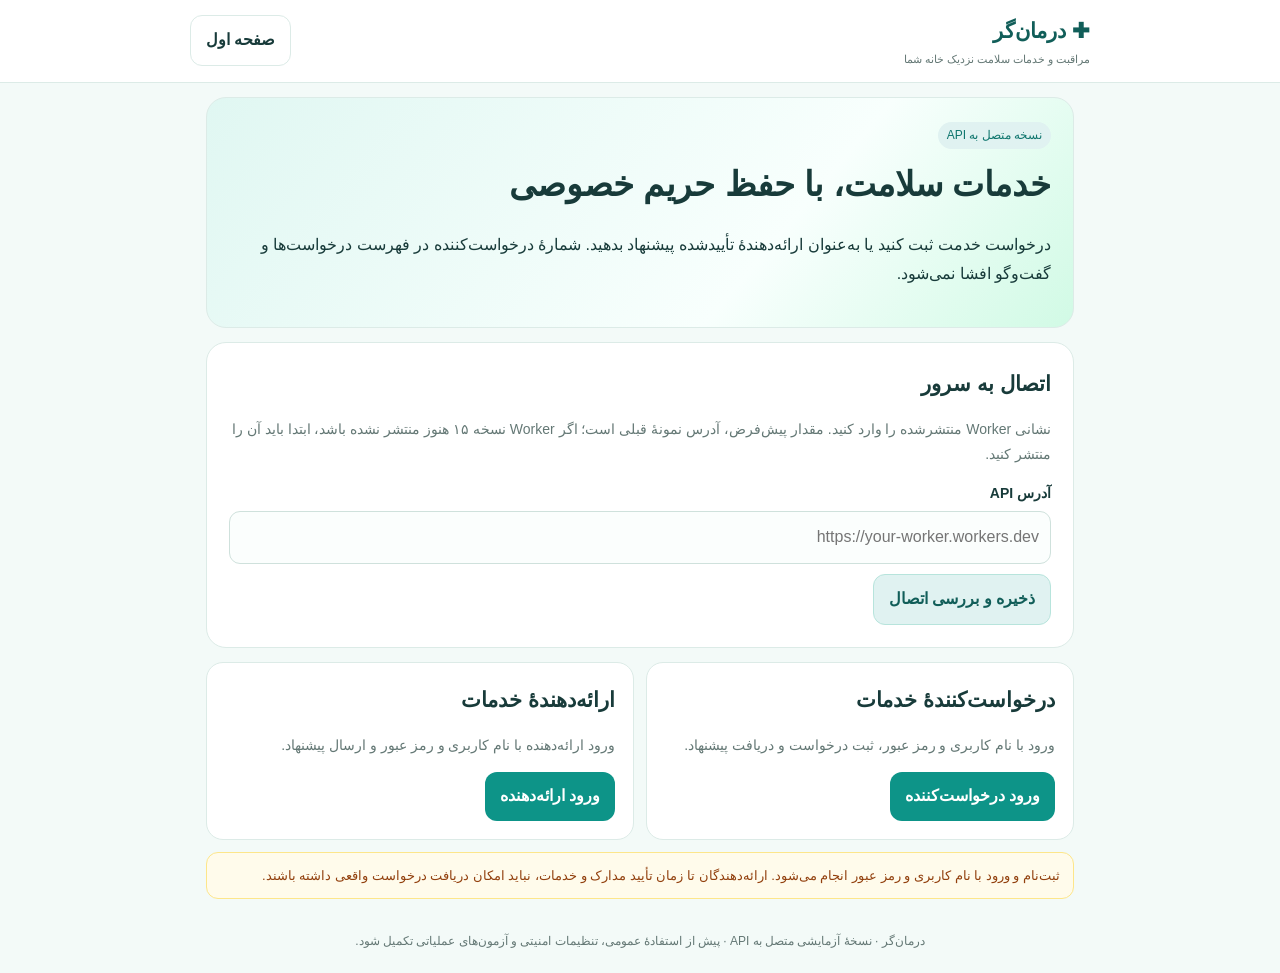
<file: index.html>
<!doctype html>
<html lang="fa" dir="rtl"><head><meta charset="utf-8"><meta name="viewport" content="width=device-width,initial-scale=1"><meta name="theme-color" content="#0d9488"><title>درمان‌گر | سامانه خدمات سلامت</title>
<style>
:root{--teal:#0d9488;--deep:#115e59;--mint:#ccfbf1;--ink:#183b3a;--muted:#647875;--bg:#f3faf8;--line:#dcebe7;--white:#fff;--red:#be123c}*{box-sizing:border-box}body{margin:0;background:var(--bg);color:var(--ink);font-family:Tahoma,Arial,sans-serif;line-height:1.8}button,input,select,textarea{font:inherit}button{cursor:pointer;border:0;border-radius:12px;padding:10px 15px;font-weight:700}.primary{background:var(--teal);color:white}.secondary{background:#e0f2f1;color:var(--deep);border:1px solid #b7e4dc}.ghost{background:white;border:1px solid var(--line);color:var(--ink)}.wrap{max-width:900px;margin:auto;padding:0 16px}.top{background:white;border-bottom:1px solid var(--line);position:sticky;top:0;z-index:3}.nav{display:flex;align-items:center;justify-content:space-between;padding:12px 0;gap:10px}.brand{font-weight:900;font-size:21px;color:var(--deep)}.brand small{display:block;font-size:11px;font-weight:500;color:var(--muted)}main{padding:20px 0 55px}.hero,.panel{background:white;border:1px solid var(--line);border-radius:20px;padding:22px;margin:14px 0}.hero{background:linear-gradient(130deg,#e0f7f2,#f8fffd 65%,#d1fae5)}h1{font-size:clamp(24px,5vw,34px);margin:5px 0}h2{font-size:21px;margin:0 0 8px}.muted{color:var(--muted);font-size:14px}.grid{display:grid;grid-template-columns:repeat(2,minmax(0,1fr));gap:12px}.field{display:flex;flex-direction:column;gap:5px;margin:10px 0}.field label{font-size:14px;font-weight:700}.field input,.field select,.field textarea{width:100%;border:1px solid #cfe1dc;border-radius:11px;padding:11px;background:#fbfefd;color:var(--ink)}.actions{display:flex;gap:8px;flex-wrap:wrap;margin-top:12px}.choicegrid{display:grid;grid-template-columns:repeat(2,minmax(0,1fr));gap:12px}.choice{background:#fff;border:1px solid var(--line);border-radius:17px;padding:18px}.hidden{display:none!important}.notice{background:#fffbeb;border:1px solid #fde68a;color:#92400e;padding:11px 13px;border-radius:12px;font-size:13px;margin:12px 0}.success{background:#ecfdf5;border:1px solid #a7f3d0;color:#065f46;padding:11px 13px;border-radius:12px;margin:12px 0}.error{background:#fff1f2;border:1px solid #fecdd3;color:#9f1239;padding:11px 13px;border-radius:12px;margin:12px 0}.offer{background:#fff;border:1px solid var(--line);border-radius:14px;padding:14px;margin:10px 0}.tag{display:inline-block;border-radius:30px;padding:3px 9px;background:#e0f2f1;color:#0f766e;font-size:12px}.price{font-size:18px;font-weight:900;color:var(--deep)}.chat{display:flex;flex-direction:column;gap:8px;max-height:350px;overflow:auto;margin:12px 0}.bubble{max-width:85%;padding:10px 12px;border-radius:13px;background:#eef7f7;align-self:flex-start;overflow-wrap:anywhere}.bubble.mine{align-self:flex-end;background:#dff5ec}.bubble small{display:block;color:var(--muted);font-size:11px}.foot{text-align:center;color:var(--muted);font-size:12px;padding:20px}@media(max-width:600px){.grid,.choicegrid{grid-template-columns:1fr}.hero,.panel{padding:17px}}
</style></head><body><header class="top"><div class="wrap nav"><div class="brand">✚ درمان‌گر<small>مراقبت و خدمات سلامت نزدیک خانه شما</small></div><div class="actions" style="margin:0"><button class="ghost" onclick="home()">صفحه اول</button><button id="logoutBtn" class="ghost hidden" onclick="logout()">خروج</button></div></div></header>
<main class="wrap">
<section id="homeView"><div class="hero"><span class="tag">نسخه متصل به API</span><h1>خدمات سلامت، با حفظ حریم خصوصی</h1><p>درخواست خدمت ثبت کنید یا به‌عنوان ارائه‌دهندهٔ تأییدشده پیشنهاد بدهید. شمارهٔ درخواست‌کننده در فهرست درخواست‌ها و گفت‌وگو افشا نمی‌شود.</p></div>
<div class="panel"><h2>اتصال به سرور</h2><p class="muted">نشانی Worker منتشرشده را وارد کنید. مقدار پیش‌فرض، آدرس نمونهٔ قبلی است؛ اگر Worker نسخه ۱۵ هنوز منتشر نشده باشد، ابتدا باید آن را منتشر کنید.</p><div class="field"><label for="apiBase">آدرس API</label><input id="apiBase" placeholder="https://your-worker.workers.dev"></div><button class="secondary" onclick="saveBase()">ذخیره و بررسی اتصال</button><div id="healthResult"></div></div>
<div class="choicegrid"><div class="choice"><h2>درخواست‌کنندهٔ خدمات</h2><p class="muted">ورود با نام کاربری و رمز عبور، ثبت درخواست و دریافت پیشنهاد.</p><button class="primary" onclick="show('authView');setRole('requester')">ورود درخواست‌کننده</button></div><div class="choice"><h2>ارائه‌دهندهٔ خدمات</h2><p class="muted">ورود ارائه‌دهنده با نام کاربری و رمز عبور و ارسال پیشنهاد.</p><button class="primary" onclick="show('authView');setRole('provider')">ورود ارائه‌دهنده</button></div></div>
<div class="notice">ثبت‌نام و ورود با نام کاربری و رمز عبور انجام می‌شود. ارائه‌دهندگان تا زمان تأیید مدارک و خدمات، نباید امکان دریافت درخواست واقعی داشته باشند.</div></section>
<section id="authView" class="panel hidden"><h2>ورود یا ثبت‌نام در درمان‌گر</h2><p class="muted">نوع حساب: <strong id="roleLabel">درخواست‌کننده</strong></p><div class="field"><label for="username">نام کاربری</label><input id="username" autocomplete="username" minlength="4" maxlength="32" placeholder="مثلاً ali_123" required></div><div class="field"><label for="password">رمز عبور</label><input id="password" type="password" autocomplete="current-password" minlength="10" maxlength="128" placeholder="حداقل ۱۰ نویسه شامل حرف و عدد" required></div><div class="actions"><button class="primary" onclick="login()">ورود</button><button class="secondary" onclick="register()">ساخت حساب جدید</button></div><p class="muted">نام کاربری فقط با حروف انگلیسی کوچک، عدد و زیرخط؛ رمز عبور حداقل ۱۰ نویسه و شامل حرف و عدد باشد.</p><div id="authResult"></div><div class="actions"><button class="ghost" onclick="home()">بازگشت</button></div></section>
<section id="requesterView" class="hidden"><div class="panel"><div class="actions" style="justify-content:space-between;margin-top:0"><h2>ثبت درخواست خدمت</h2><div class="actions" style="margin:0"><button class="secondary" onclick="enablePush()">🔔 فعال‌سازی اعلان گوشی</button><button class="secondary" onclick="loadMyRequests()">درخواست‌های من</button></div></div><div id="pushNoticeRequester"></div><form id="requestForm"><div class="grid"><div class="field"><label for="service">نوع خدمت</label><select id="service" required><option value="home-nursing">پرستاری در منزل</option><option value="physiotherapy">فیزیوتراپی</option><option value="massage">ماساژدرمانی</option></select></div><div class="field"><label for="city">شهر</label><input id="city" value="تبریز" required maxlength="80"></div></div><div class="field"><label for="description">شرح خدمت موردنیاز</label><textarea id="description" required minlength="5" maxlength="1200" placeholder="مثلاً پانسمان زخم و توضیحات لازم"></textarea></div><div class="grid"><div class="field"><label for="desiredAt">زمان مراجعه</label><input id="desiredAt" type="datetime-local" required></div><div class="field"><label for="address">نشانی دقیق (فقط برای سامانه)</label><input id="address" required maxlength="500" placeholder="نشانی برای هماهنگی"></div></div><div class="notice">نشانی دقیق برای ارائه‌دهندگان در فهرست درخواست‌ها نمایش داده نمی‌شود. شمارهٔ تماس شما نیز افشا نمی‌شود.</div><button class="primary" type="submit">ثبت درخواست</button></form><div id="requestResult"></div></div><div class="panel"><h2>درخواست‌های من</h2><div id="myRequests"><p class="muted">برای بارگذاری، دکمهٔ «درخواست‌های من» را بزنید.</p></div></div></section>
<section id="providerView" class="hidden"><div class="panel"><div class="actions" style="justify-content:space-between;margin-top:0"><h2>درخواست‌های متناسب با خدمات تأییدشده</h2><div class="actions" style="margin:0"><button class="secondary" onclick="enablePush()">🔔 فعال‌سازی اعلان گوشی</button><button class="secondary" onclick="loadProviderRequests()">به‌روزرسانی</button></div></div><div id="pushNoticeProvider"></div><p class="muted">اطلاعات تماس، نام و نشانی دقیق درخواست‌کننده در این فهرست پنهان است.</p><div id="providerRequests"></div></div></section>
<section id="chatView" class="panel hidden"><h2>گفت‌وگوی خصوصی</h2><p id="chatInfo" class="muted"></p><div class="notice">این گفت‌وگو فقط برای درخواست‌کنندهٔ صاحب درخواست و ارائه‌دهندهٔ منتخب باز است. شمارهٔ درخواست‌کننده در پیام‌ها نمایش داده نمی‌شود.</div><div id="chatMessages" class="chat"></div><form id="chatForm"><div class="field"><label for="chatText">پیام</label><textarea id="chatText" rows="3" maxlength="2000" required placeholder="پیام خود را بنویسید"></textarea></div><div class="actions"><button class="primary" type="submit">ارسال پیام</button><button type="button" class="ghost" onclick="returnToRole()">بازگشت</button></div></form></section>
<div id="globalNotice"></div><div class="foot">درمان‌گر · نسخهٔ آزمایشی متصل به API · پیش از استفادهٔ عمومی، تنظیمات امنیتی و آزمون‌های عملیاتی تکمیل شود.</div>
</main>
<script>
const $=id=>document.getElementById(id);let role='requester',me=null,token=sessionStorage.getItem('dg_token')||'',activeChat=null,chatTimer=null;
const sections=['homeView','authView','requesterView','providerView','chatView'];
function show(id){sections.forEach(x=>$(x).classList.toggle('hidden',x!==id));window.scrollTo({top:0,behavior:'smooth'});$('logoutBtn').classList.toggle('hidden',!token)}
function home(){if(chatTimer){clearInterval(chatTimer);chatTimer=null}show('homeView')}
function setRole(v){role=v;$('roleLabel').textContent=v==='provider'?'ارائه‌دهنده':'درخواست‌کننده';$('authResult').innerHTML=''}
function base(){return ($('apiBase').value||'').trim().replace(/\/+$/,'')}
function saveBase(){let b=base();if(!b){notice('healthResult','ابتدا آدرس API را وارد کنید.');return}sessionStorage.setItem('dg_api',b);fetch(b+'/api/health').then(r=>r.json()).then(d=>notice('healthResult',d.ok?'اتصال برقرار است؛ سرویس: '+esc(d.service):'پاسخ سرور معتبر نیست',d.ok)).catch(()=>notice('healthResult','اتصال ناموفق بود. آدرس Worker و انتشار آن را بررسی کنید.',false))}
function notice(id,msg,ok=false){$(id).innerHTML='<div class="'+(ok?'success':'error')+'">'+esc(msg)+'</div>'}
function esc(s){return String(s??'').replace(/[&<>"']/g,c=>({'&':'&amp;','<':'&lt;','>':'&gt;','"':'&quot;',"'":'&#39;'}[c]))}
async function api(path,opts={}){let b=base()||sessionStorage.getItem('dg_api')||'';if(!b)throw Error('ابتدا آدرس API را تنظیم کنید.');let headers={'Content-Type':'application/json',...(opts.headers||{})};if(token)headers.Authorization='Bearer '+token;let r=await fetch(b+path,{...opts,headers,credentials:'include'});let data={};try{data=await r.json()}catch{}if(!r.ok)throw Error(data.message||data.error||('خطای سرور '+r.status));return data}
async function register(){try{let d=await api('/api/auth/register',{method:'POST',body:JSON.stringify({username:$('username').value.trim(),password:$('password').value,role})});await finishLogin(d)}catch(e){notice('authResult',e.message)}}
async function finishLogin(d){if(d.user.role!==role)throw Error('نقش این شماره در سامانه «'+(d.user.role==='provider'?'ارائه‌دهنده':'درخواست‌کننده')+'» است؛ از مسیر همان نقش وارد شوید.');token=d.token;me=d.user;sessionStorage.setItem('dg_token',token);$('logoutBtn').classList.remove('hidden');if(role==='requester'){show('requesterView');await loadMyRequests()}else{show('providerView');await loadProviderRequests()}}
async function login(){try{let d=await api('/api/auth/login',{method:'POST',body:JSON.stringify({username:$('username').value.trim(),password:$('password').value})});await finishLogin(d)}catch(e){notice('authResult',e.message)}}
function logout(){token='';me=null;sessionStorage.removeItem('dg_token');if(chatTimer)clearInterval(chatTimer);chatTimer=null;home()}
function dt(v){try{return new Date(v).toLocaleString('fa-IR')}catch{return v}}
$('requestForm').addEventListener('submit',async e=>{e.preventDefault();try{let desired=new Date($('desiredAt').value);if(!Number.isFinite(desired.getTime())||desired.getTime()<Date.now()+300000)throw Error('زمان مراجعه باید دست‌کم پنج دقیقه در آینده باشد.');let d=await api('/api/requests',{method:'POST',body:JSON.stringify({service_id:$('service').value,description:$('description').value.trim(),city:$('city').value.trim(),address_text:$('address').value.trim(),desired_at:desired.toISOString()})});notice('requestResult','درخواست ثبت شد. شماره درخواست: '+d.request.id,true);$('requestForm').reset();$('city').value='تبریز';await loadMyRequests()}catch(e){notice('requestResult',e.message)}});
async function loadMyRequests(){try{let d=await api('/api/requests/mine');if(!d.requests.length){$('myRequests').innerHTML='<p class="muted">هنوز درخواستی ثبت نکرده‌اید.</p>';return}$('myRequests').innerHTML=d.requests.map(r=>`<div class="offer"><div class="actions" style="justify-content:space-between;margin-top:0"><strong>${esc(r.service_name)}</strong><span class="tag">${esc(r.status)} · ${r.offer_count}/۵ پیشنهاد</span></div><p>${esc(r.description)}</p><p class="muted">زمان: ${esc(dt(r.desired_at))} · شهر: ${esc(r.city)}</p><button class="secondary" onclick="loadOffers('${esc(r.id)}')">مشاهده پیشنهادها</button>${['selected','in_progress','completed'].includes(r.status)?` <button class="primary" onclick="openChat('${esc(r.id)}')">گفت‌وگوی خصوصی</button>`:''}<div id="offers-${esc(r.id)}"></div></div>`).join('')}catch(e){notice('myRequests',e.message)}}
async function loadOffers(id){let target=$('offers-'+id);try{let d=await api('/api/requests/'+encodeURIComponent(id)+'/offers');target.innerHTML=d.offers.length?d.offers.map(o=>`<div class="offer"><div class="actions" style="justify-content:space-between;margin-top:0"><strong>${esc(o.display_name||'ارائه‌دهنده')}</strong><span class="price">${Number(o.price_toman).toLocaleString('fa-IR')} تومان</span></div><p>امکان حضور: ${o.can_arrive?'بله':'خیر'} ${o.arrival_at?' · زمان حضور: '+esc(dt(o.arrival_at)):''}</p><p class="muted">${esc(o.note||'')}</p><p class="muted">وضعیت پیشنهاد: ${esc(o.offer_status)}</p>${o.offer_status==='accepted'?`<p class="success">شمارهٔ ارائه‌دهندهٔ منتخب: ${esc(o.contact_phone||'')}</p><button class="primary" onclick="openChat('${esc(id)}')">ورود به گفت‌وگو</button>`:o.can_arrive&&d.request.status==='open'?`<button class="secondary" onclick="chooseOffer('${esc(id)}','${esc(o.offer_id)}')">انتخاب این ارائه‌دهنده</button>`:''}</div>`).join(''):'<p class="muted">هنوز پیشنهادی دریافت نشده است.</p>'}catch(e){target.innerHTML='<div class="error">'+esc(e.message)+'</div>'}}
async function chooseOffer(rid,oid){try{let d=await api('/api/requests/'+encodeURIComponent(rid)+'/choose-offer',{method:'POST',body:JSON.stringify({offer_id:oid})});notice('globalNotice','ارائه‌دهنده انتخاب شد. شمارهٔ تماس منتخب: '+(d.contact_phone||'در دسترس نیست'),true);await loadMyRequests();await openChat(rid)}catch(e){notice('globalNotice',e.message)}}
async function loadProviderRequests(){try{let d=await api('/api/provider/requests');if(!d.requests.length){$('providerRequests').innerHTML='<p class="muted">در حال حاضر درخواست قابل‌نمایشی برای خدمات تأییدشدهٔ شما وجود ندارد.</p>';return}$('providerRequests').innerHTML=d.requests.map(r=>`<div class="offer"><div class="actions" style="justify-content:space-between;margin-top:0"><strong>${esc(r.service_name)}</strong><span class="tag">درخواست باز</span></div><p>${esc(r.description)}</p><p class="muted">شهر: ${esc(r.city)} · زمان: ${esc(dt(r.desired_at))}</p><form onsubmit="sendOffer(event,'${esc(r.id)}')"><div class="grid"><div class="field"><label>قیمت پیشنهادی (تومان)</label><input name="price" type="number" min="0" max="1000000000" required></div><div class="field"><label>می‌توانید در زمان درخواستی حاضر شوید؟</label><select name="can" required><option value="yes">بله</option><option value="no">خیر</option></select></div></div><div class="field"><label>زمان حضور پیشنهادی (اگر امکان حضور دارید)</label><input name="arrival" type="datetime-local"></div><div class="field"><label>توضیح اختیاری</label><input name="note" maxlength="500"></div><button class="primary">ارسال پیشنهاد</button></form></div>`).join('')}catch(e){notice('providerRequests',e.message)}}
async function sendOffer(e,id){e.preventDefault();let f=e.target;try{let can=f.can.value==='yes',arrival=f.arrival.value?new Date(f.arrival.value).toISOString():null;if(can&&!arrival)throw Error('زمان حضور را وارد کنید.');await api('/api/requests/'+encodeURIComponent(id)+'/offers',{method:'POST',body:JSON.stringify({price_toman:Number(f.price.value),can_arrive:can,arrival_at:arrival,note:f.note.value.trim()})});f.innerHTML='<div class="success">پیشنهاد شما ثبت شد.</div>';await loadProviderRequests()}catch(err){notice('providerRequests',err.message)}}
async function openChat(id){activeChat=id;show('chatView');$('chatInfo').textContent='درخواست شماره '+id+' · پیام‌ها به‌صورت خصوصی برای دو طرف مجاز نمایش داده می‌شوند.';await refreshChat();if(chatTimer)clearInterval(chatTimer);chatTimer=setInterval(refreshChat,5000)}
async function refreshChat(){if(!activeChat)return;try{let d=await api('/api/requests/'+encodeURIComponent(activeChat)+'/chat');$('chatMessages').innerHTML=d.messages.map(m=>`<div class="bubble ${m.sender_user_id===me?.id?'mine':''}"><strong>${esc(m.sender_name||'عضو گفت‌وگو')}</strong><div>${esc(m.message_text)}</div><small>${esc(dt(m.created_at))}</small></div>`).join('')||'<p class="muted">هنوز پیامی ردوبدل نشده است.</p>';$('chatMessages').scrollTop=$('chatMessages').scrollHeight}catch(e){$('chatMessages').innerHTML='<div class="error">'+esc(e.message)+'</div>';if(chatTimer){clearInterval(chatTimer);chatTimer=null}}}
$('chatForm').addEventListener('submit',async e=>{e.preventDefault();let msg=$('chatText').value.trim();if(!msg||!activeChat)return;try{await api('/api/requests/'+encodeURIComponent(activeChat)+'/chat/messages',{method:'POST',body:JSON.stringify({message:msg})});$('chatText').value='';await refreshChat()}catch(err){notice('globalNotice',err.message)}});
function returnToRole(){if(chatTimer)clearInterval(chatTimer);chatTimer=null;activeChat=null;if(role==='provider'){show('providerView');loadProviderRequests()}else{show('requesterView');loadMyRequests()}}
function b64urlToBytes(base64String){const padding='='.repeat((4-base64String.length%4)%4);const base64=(base64String+padding).replace(/-/g,'+').replace(/_/g,'/');const raw=atob(base64);return Uint8Array.from([...raw].map(c=>c.charCodeAt(0)))}
async function enablePush(){const target=role==='provider'?'pushNoticeProvider':'pushNoticeRequester';try{if(!('serviceWorker'in navigator)||!('PushManager'in window))throw Error('این مرورگر اعلان وب را پشتیبانی نمی‌کند. از Chrome به‌روز و سایت HTTPS استفاده کنید.');if(!token)throw Error('ابتدا وارد حساب شوید.');const cfg=await api('/api/push/config');if(!cfg.publicKey)throw Error('کلید عمومی اعلان هنوز روی سرور تنظیم نشده است.');const permission=await Notification.requestPermission();if(permission!=='granted')throw Error('اجازه اعلان داده نشد؛ از تنظیمات مرورگر آن را فعال کنید.');const reg=await navigator.serviceWorker.register('/sw.js');let sub=await reg.pushManager.getSubscription();if(!sub)sub=await reg.pushManager.subscribe({userVisibleOnly:true,applicationServerKey:b64urlToBytes(cfg.publicKey)});await api('/api/push/subscribe',{method:'POST',body:JSON.stringify({subscription:sub.toJSON()})});notice(target,'اعلان این دستگاه ثبت شد. برای دریافت واقعی، سرویس ارسال اعلان نیز باید روی سرور پیکربندی شود.',true);const status=await api('/api/push/status');if(status.deliveryConfigured){try{await api('/api/push/test',{method:'POST',body:'{}'});notice(target,'اعلان فعال شد و درخواست آزمایشی ارسال شد.',true)}catch(e){notice(target,'دستگاه ثبت شد؛ ارسال آزمایشی ناموفق بود: '+e.message,false)}}}catch(e){notice(target,e.message,false)}}
$('apiBase').value=sessionStorage.getItem('dg_api')||'';
if(token){$('logoutBtn').classList.remove('hidden');restoreSession()}
async function restoreSession(){try{let d=await api('/api/me');me=d.user;role=me.role;if(role==='requester'){show('requesterView');await loadMyRequests()}else if(role==='provider'){show('providerView');await loadProviderRequests()}}catch(e){token='';me=null;sessionStorage.removeItem('dg_token');show('homeView')}}
</script></body></html>
</file>
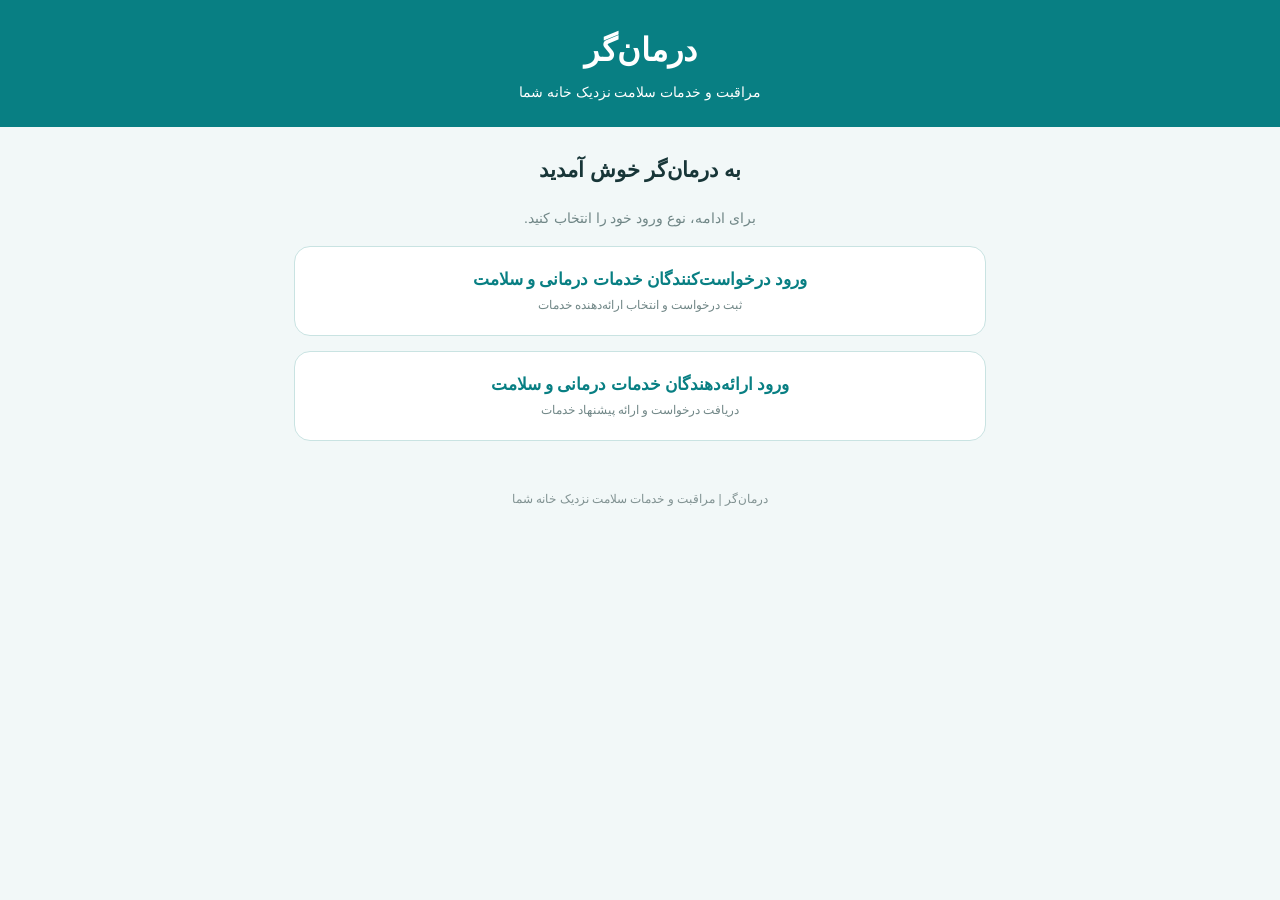
<file: public/index.html>
<!DOCTYPE html>
<html lang="fa" dir="rtl">
<head>
  <meta charset="UTF-8">
  <meta name="viewport" content="width=device-width, initial-scale=1">
  <meta name="theme-color" content="#087f83">
  <title>درمان‌گر | خدمات سلامت نزدیک خانه شما</title>
  <link rel="stylesheet" href="style.css">
</head>
<body>
<header>
  <div class="logo">درمان‌گر</div>
  <p>مراقبت و خدمات سلامت نزدیک خانه شما</p>
</header>

<main>
  <div id="notice" class="notice" hidden></div>

  <section id="home" class="view">
    <h2>به درمان‌گر خوش آمدید</h2>
    <p class="center muted">برای ادامه، نوع ورود خود را انتخاب کنید.</p>
    <button class="choice" data-show="requester-auth">
      ورود درخواست‌کنندگان خدمات درمانی و سلامت
      <span>ثبت درخواست و انتخاب ارائه‌دهنده خدمات</span>
    </button>
    <button class="choice" data-show="provider-auth">
      ورود ارائه‌دهندگان خدمات درمانی و سلامت
      <span>دریافت درخواست و ارائه پیشنهاد خدمات</span>
    </button>
  </section>

  <section id="requester-auth" class="view" hidden>
    <button class="back" data-home>بازگشت</button>
    <h2>حساب درخواست‌کننده</h2>
    <div class="tabs">
      <button class="tab active" data-role="requester" data-mode="login">ورود</button>
      <button class="tab" data-role="requester" data-mode="register">ثبت‌نام</button>
    </div>
    <form data-auth data-role="requester">
      <label>نام کاربری
        <input name="username" minlength="4" maxlength="32" required autocomplete="username" placeholder="حداقل ۴ حرف انگلیسی">
      </label>
      <label>رمز عبور
        <input name="password" type="password" minlength="10" required autocomplete="current-password" placeholder="حداقل ۱۰ کاراکتر">
      </label>
      <button class="primary" type="submit">ادامه</button>
    </form>
  </section>

  <section id="provider-auth" class="view" hidden>
    <button class="back" data-home>بازگشت</button>
    <h2>حساب ارائه‌دهنده خدمات</h2>
    <div class="tabs">
      <button class="tab active" data-role="provider" data-mode="login">ورود</button>
      <button class="tab" data-role="provider" data-mode="register">ثبت‌نام</button>
    </div>
    <form data-auth data-role="provider">
      <label>نام کاربری
        <input name="username" minlength="4" maxlength="32" required autocomplete="username" placeholder="حداقل ۴ حرف انگلیسی">
      </label>
      <label>رمز عبور
        <input name="password" type="password" minlength="10" required autocomplete="current-password" placeholder="حداقل ۱۰ کاراکتر">
      </label>
      <button class="primary" type="submit">ادامه</button>
    </form>
  </section>

  <section id="requester-app" class="view" hidden>
    <div class="top">
      <h2>پنل درخواست‌کننده</h2>
      <button class="secondary" data-logout>خروج</button>
    </div>
    <div class="panel">
      <h3>ثبت درخواست خدمات سلامت</h3>
      <form id="new-request">
        <label>نوع خدمت
          <select id="services" name="service_id" required>
            <option value="">در حال دریافت خدمات...</option>
          </select>
        </label>
        <label>شهر
          <input name="city" value="تبریز" required>
        </label>
        <label>آدرس محل دریافت خدمت
          <textarea name="address_text" required placeholder="آدرس دقیق محل مراجعه"></textarea>
        </label>
        <label>تاریخ و ساعت موردنظر
          <input name="desired_at" type="datetime-local" required>
        </label>
        <label>شرح درخواست
          <textarea name="description" required placeholder="توضیحات لازم درباره خدمت موردنیاز"></textarea>
        </label>
        <button class="primary" type="submit">ثبت درخواست</button>
      </form>
    </div>
    <div class="panel">
      <div class="top">
        <h3>درخواست‌های من</h3>
        <button id="reload-mine" class="secondary">به‌روزرسانی</button>
      </div>
      <div id="mine" class="stack">در حال بارگذاری...</div>
    </div>
    <div id="offers-panel" class="panel" hidden>
      <div class="top">
        <h3>پیشنهادهای دریافتی</h3>
        <button id="hide-offers" class="secondary">بستن</button>
      </div>
      <div id="offers" class="stack"></div>
    </div>
  </section>

  <section id="provider-app" class="view" hidden>
    <div class="top">
      <h2>پنل ارائه‌دهنده خدمات</h2>
      <button class="secondary" data-logout>خروج</button>
    </div>
    <div class="panel">
      <h3>درخواست‌های خدمات</h3>
      <p class="muted small">درخواست‌های مرتبط با خدمات تأییدشده شما در این بخش نمایش داده می‌شوند.</p>
      <button id="reload-board" class="secondary">به‌روزرسانی درخواست‌ها</button>
      <div id="board" class="stack">در حال دریافت درخواست‌ها...</div>
    </div>
  </section>
</main>

<footer>
  درمان‌گر | مراقبت و خدمات سلامت نزدیک خانه شما
</footer>
<script src="app.js"></script>
</body>
</html>
</file>
<file: public/style.css>
*{box-sizing:border-box}
body{margin:0;background:#f2f8f8;color:#183638;font:14px Tahoma,Arial;line-height:1.8}
header{background:#087f83;color:#fff;text-align:center;padding:22px}
.logo{font-size:32px;font-weight:bold}
header p{margin:0}
main{max-width:720px;margin:24px auto;padding:0 14px}
h2{text-align:center;font-size:21px}
h3{margin:0 0 12px}
.center{text-align:center}
.muted{color:#718787}
.small{font-size:12px}
.panel{background:white;border:1px solid #d6e7e6;border-radius:15px;padding:17px;margin:16px 0}
.choice{display:block;width:100%;padding:22px 14px;margin:15px 0;background:white;border:1px solid #c9e3e2;border-radius:16px;color:#087f83;font:bold 17px Tahoma}
.choice span{display:block;font-size:12px;font-weight:normal;color:#718787;margin-top:8px}
label{display:block;margin:12px 0;font-size:13px}
input,select,textarea{display:block;width:100%;padding:12px;margin-top:6px;border:1px solid #cbdada;border-radius:9px;font:14px Tahoma;background:#fff}
textarea{min-height:72px}
.primary,.secondary,.back,.tab{border:0;border-radius:9px;padding:11px 15px;font:14px Tahoma;cursor:pointer}
.primary{width:100%;background:#087f83;color:#fff;margin-top:8px}
.secondary,.back,.tab{background:#e7f3f2;color:#087f83}
.back{margin-bottom:8px}
.tabs,.top{display:flex;gap:9px;align-items:center;justify-content:space-between}
.tab{flex:1}
.tab.active{outline:1px solid #087f83;font-weight:bold}
.notice{padding:12px;border-radius:9px;background:#fff0df;color:#765000;margin:12px 0}
.notice.error{background:#fff0ef;color:#8b2721}
.notice.success{background:#eaf7ef;color:#21643b}
.stack{display:grid;gap:10px}
.item{border:1px solid #d6e7e6;border-radius:11px;padding:12px}
.item p{margin:4px 0;overflow-wrap:anywhere}
.item h4{margin:0 0 5px}
.item button{margin-top:8px}
.top h2,.top h3{text-align:right;margin:0}
.top{margin-bottom:12px}
footer{text-align:center;color:#819292;font-size:12px;padding:24px}
button:disabled{opacity:.55;cursor:not-allowed}
[hidden]{display:none!important}
</file>
